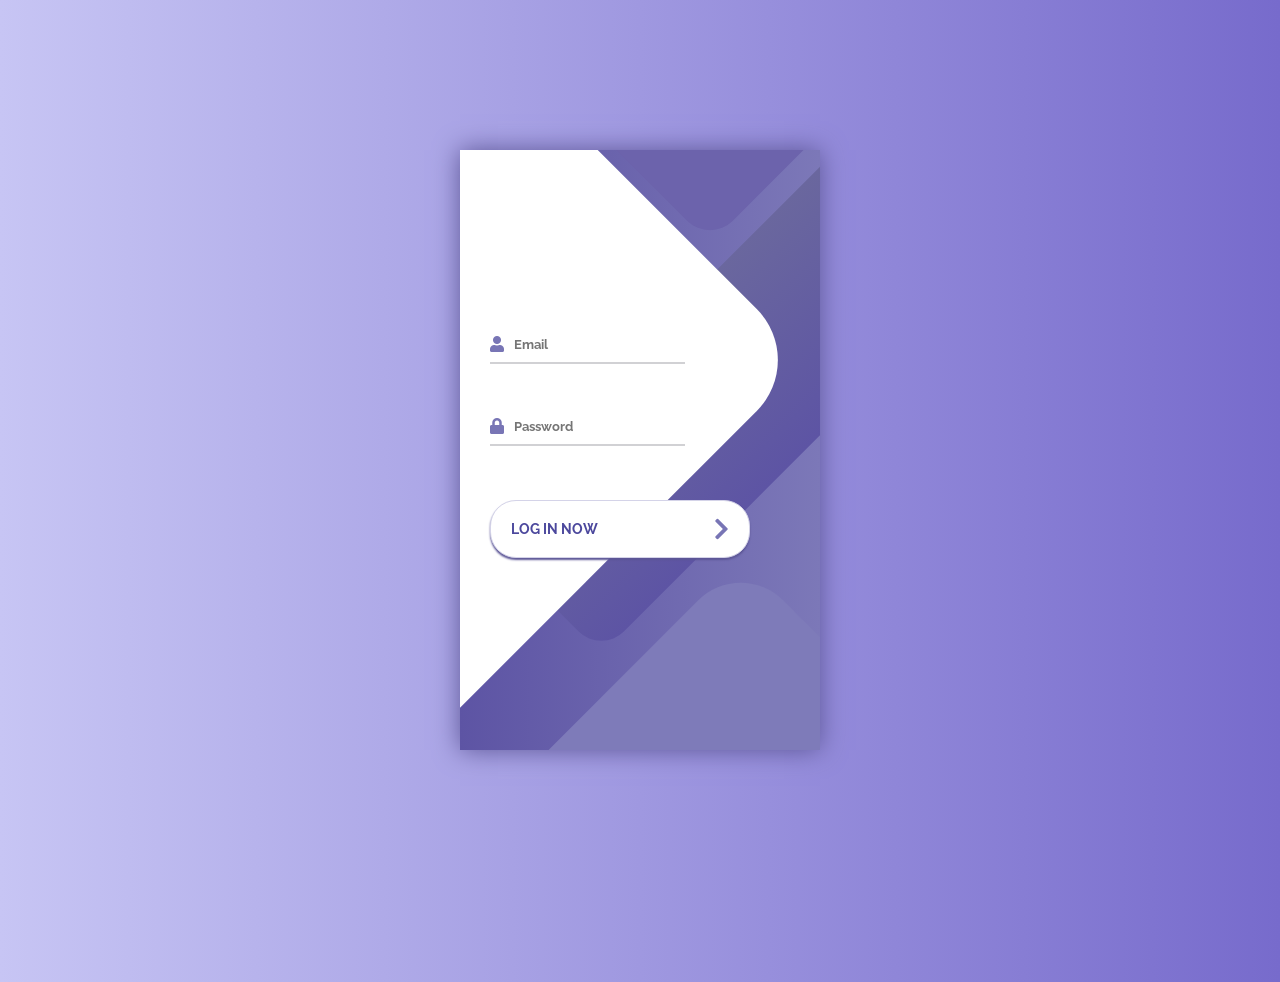
<file: index.html>
<!DOCTYPE html>
<html lang="en" >
<head>
  <meta charset="UTF-8">
  <title>LogIn</title>
  <link rel="stylesheet" href="css/font-awesome.css">
  <link rel="stylesheet" href="css/login.css">

</head>
<body>
<!-- partial:index.partial.html -->
<div class="container">
	<div class="screen">
		<div class="screen__content">
			<form class="login" action="" onsubmit="return validate()">
				<div class="login__field">
					<i class="login__icon fas fa-user"></i>
					<input type="text" id="email" class="login__input" placeholder="Email" validate>
					<p class="emailmsg"></p>
				</div>
				<div class="login__field">
					<i class="login__icon fas fa-lock"></i>
					<input type="password" id="pass" class="login__input" placeholder="Password">
					<p class="passmsg"></p>
				</div>
				<button id="login" class="button login__submit">
					<span class="button__text">Log In Now</span>
					<i class="button__icon fas fa-chevron-right"></i>
				</button>				
				<button id="continue" class="button login__submit">
					<span class="button__text"><a href="main.html">Continue</a></span>
					<i class="button__icon fas fa-chevron-right"></i>
				</button>				
			</form>
		</div>
		<div class="screen__background">
			<span class="screen__background__shape screen__background__shape4"></span>
			<span class="screen__background__shape screen__background__shape3"></span>		
			<span class="screen__background__shape screen__background__shape2"></span>
			<span class="screen__background__shape screen__background__shape1"></span>
		</div>		
	</div>
</div>
<!-- partial -->
  
<script src="js/bootstrap.js"></script>
<script src="js/login.js"></script>
</body>
</html>
</file>
<file: css/login.css>
@import url('https://fonts.googleapis.com/css?family=Raleway:400,700');

* {
	box-sizing: border-box;
	margin: 0;
	padding: 0;	
	font-family: Raleway, sans-serif;
}

body {
	background: linear-gradient(90deg, #C7C5F4, #776BCC);		
    overflow: hidden;
}

p{
	color: #777;
	margin-top: 4px;
	font-weight: 600;
	letter-spacing: 2px;
}

.container {
	display: flex;
	align-items: center;
	justify-content: center;
	min-height: 100vh;
}

.screen {		
	background: linear-gradient(90deg, #5D54A4, #7C78B8);		
	position: relative;	
	height: 600px;
	width: 360px;	
	box-shadow: 0px 0px 24px #5C5696;
}

.screen__content {
	z-index: 1;
	position: relative;	
	height: 100%;
}

.screen__background {		
	position: absolute;
	top: 0;
	left: 0;
	right: 0;
	bottom: 0;
	z-index: 0;
	-webkit-clip-path: inset(0 0 0 0);
	clip-path: inset(0 0 0 0);	
}

.screen__background__shape {
	transform: rotate(45deg);
	position: absolute;
}

.screen__background__shape1 {
	height: 520px;
	width: 520px;
	background: #FFF;	
	top: -50px;
	right: 120px;	
	border-radius: 0 72px 0 0;
}

.screen__background__shape2 {
	height: 220px;
	width: 220px;
	background: #6C63AC;	
	top: -172px;
	right: 0;	
	border-radius: 32px;
}

.screen__background__shape3 {
	height: 540px;
	width: 190px;
	background: linear-gradient(270deg, #5D54A4, #6A679E);
	top: -24px;
	right: 0;	
	border-radius: 32px;
}

.screen__background__shape4 {
	height: 400px;
	width: 200px;
	background: #7E7BB9;	
	top: 420px;
	right: 50px;	
	border-radius: 60px;
}

.login {
	width: 320px;
	padding: 30px;
	padding-top: 156px;
}

.login__field {
	padding: 20px 0px;	
	position: relative;	
}

.login__icon {
	position: absolute;
	top: 30px;
	color: #7875B5;
}

.login__input {
	border: none;
	border-bottom: 2px solid #D1D1D4;
	background: none;
	padding: 10px;
	padding-left: 24px;
	font-weight: 700;
	width: 75%;
	transition: .2s;
}

.login__input:active,
.login__input:focus,
.login__input:hover {
	outline: none;
	border-bottom-color: #6A679E;
}

.login__submit {
	background: #fff;
	font-size: 14px;
	margin-top: 30px;
	padding: 16px 20px;
	border-radius: 26px;
	border: 1px solid #D4D3E8;
	text-transform: uppercase;
	font-weight: 700;
	display: flex;
	align-items: center;
	width: 100%;
	color: #4C489D;
	box-shadow: 0px 2px 2px #5C5696;
	cursor: pointer;
	transition: .2s;
}

.login__submit:active,
.login__submit:focus,
.login__submit:hover {
	border-color: #6A679E;
	outline: none;
}

.button__icon {
	font-size: 24px;
	margin-left: auto;
	color: #7875B5;
}

.social-login {	
	position: absolute;
	height: 140px;
	width: 160px;
	text-align: center;
	bottom: 0px;
	right: 0px;
	color: #fff;
}

.social-icons {
	display: flex;
	align-items: center;
	justify-content: center;
}

.social-login__icon {
	padding: 20px 10px;
	color: #fff;
	text-decoration: none;	
	text-shadow: 0px 0px 8px #7875B5;
}

.social-login__icon:hover {
	transform: scale(1.5);	
}

#continue{
	display: none;
}
</file>
